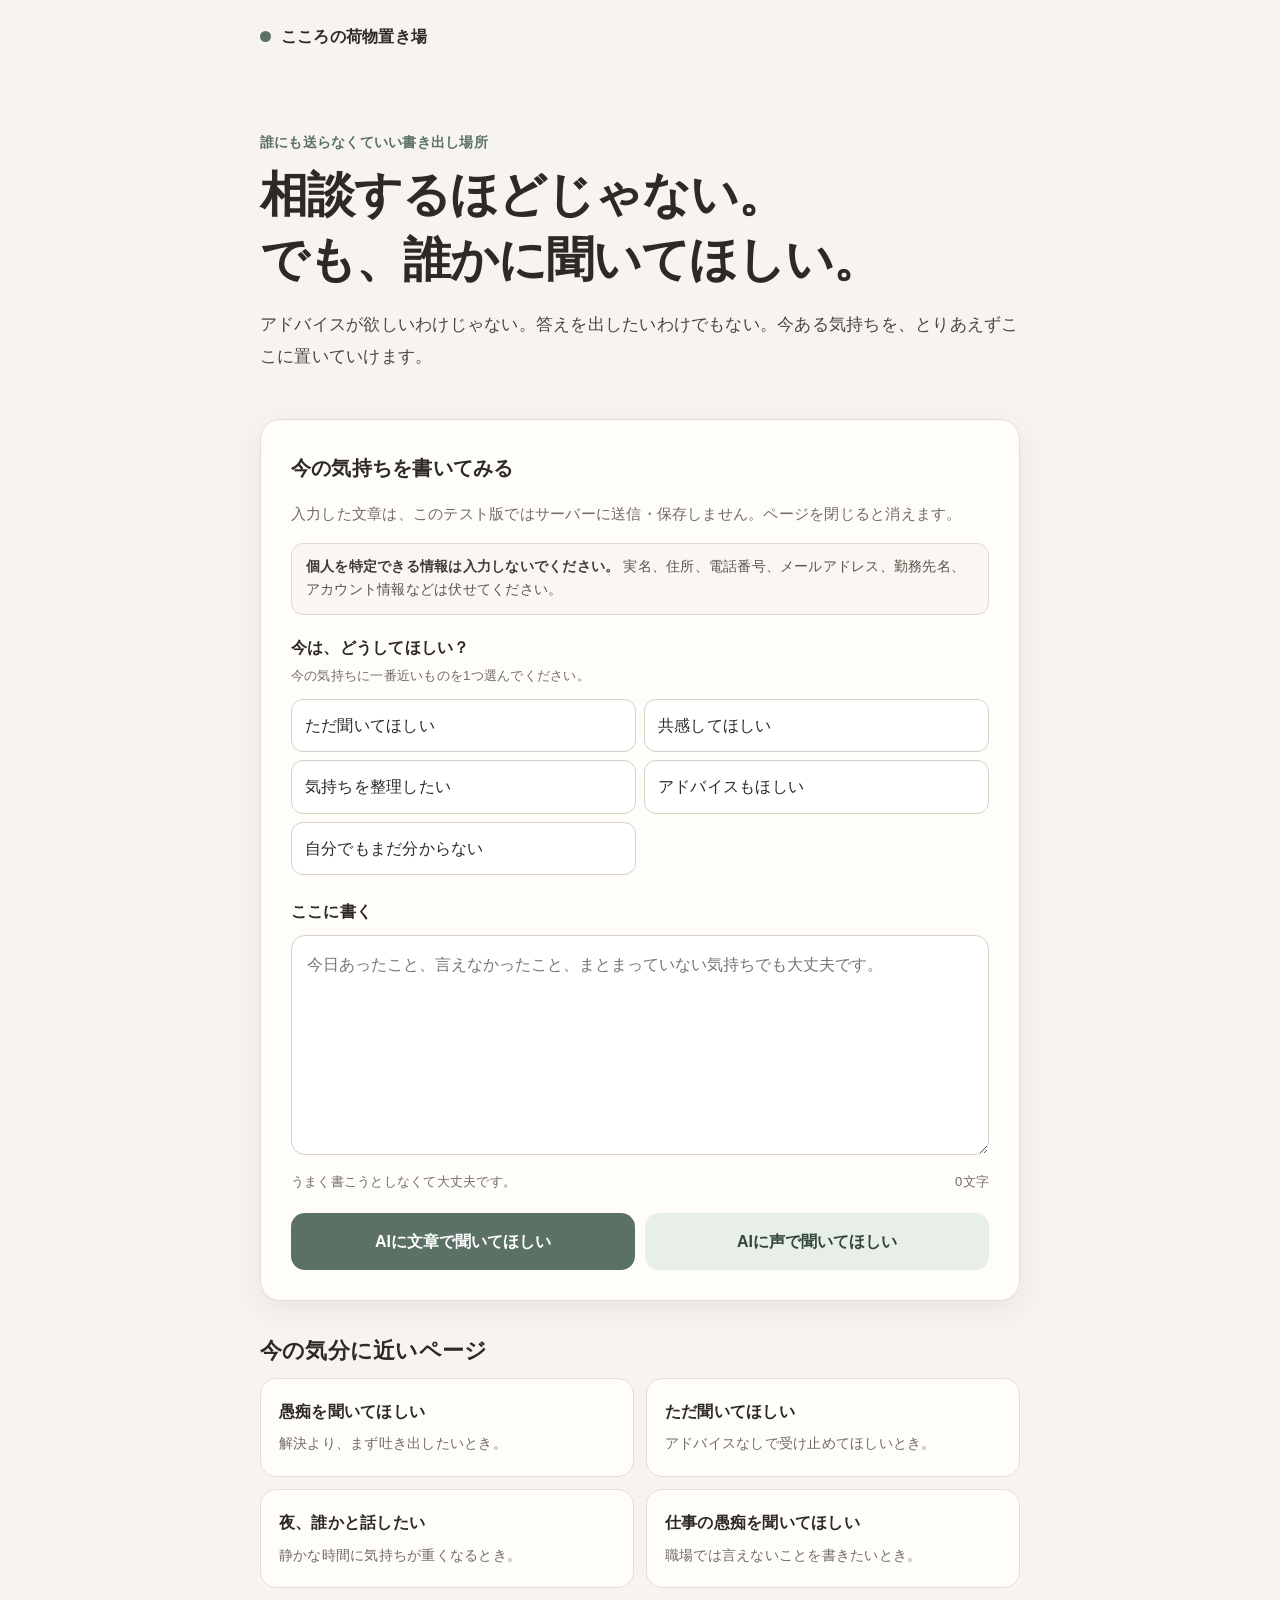
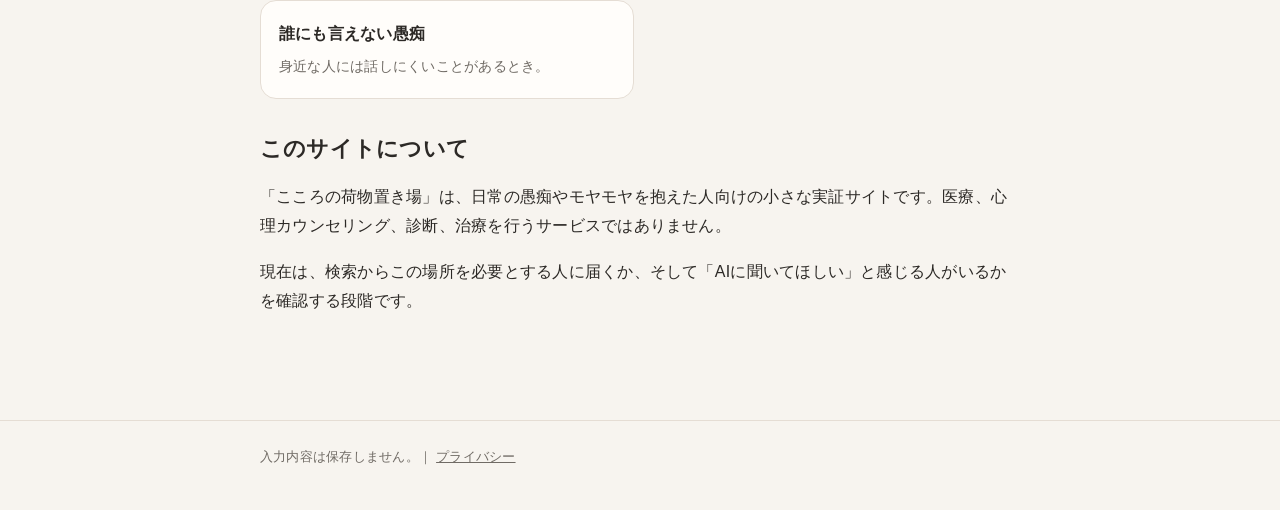
<file: index.html>
<!doctype html><html lang="ja"><head><meta charset="utf-8"><meta name="viewport" content="width=device-width,initial-scale=1"><meta http-equiv="Content-Security-Policy" content="default-src 'self'; script-src 'self' https://www.googletagmanager.com; connect-src 'self' https://www.google-analytics.com https://*.google-analytics.com https://www.googletagmanager.com https://*.googletagmanager.com; img-src 'self' data: https://www.google-analytics.com https://*.google-analytics.com https://www.googletagmanager.com; style-src 'self'; font-src 'self'; object-src 'none'; base-uri 'self'; form-action 'self'; frame-src 'none'; upgrade-insecure-requests"><meta name="referrer" content="strict-origin-when-cross-origin"><title>こころの荷物置き場｜相談するほどじゃない。でも誰かに聞いてほしい</title><meta name="description" content="愚痴やモヤモヤを、誰にも送らずに書き出せる場所です。相談するほどではないけれど、誰かに聞いてほしい夜に。入力内容は端末上だけで扱います。"><link rel="canonical" href="https://chapinegi.github.io/kokoni-oku-test/"><meta name="robots" content="index,follow"><meta name="google-site-verification" content="9UsX0KPoDCQbITZWmOol4BQfDYQZDDzf7jYPkFYIEwQ"><link rel="stylesheet" href="assets/styles.css"></head><body><header class="site-header"><div class="wrap"><a class="brand" href="./"><span class="brand-mark"></span>こころの荷物置き場</a></div></header><main><div class="wrap"><section class="hero"><p class="eyebrow">誰にも送らなくていい書き出し場所</p><h1>相談するほどじゃない。<br>でも、誰かに聞いてほしい。</h1><p class="lead">アドバイスが欲しいわけじゃない。答えを出したいわけでもない。今ある気持ちを、とりあえずここに置いていけます。</p></section><section class="paper write-box"><h2>今の気持ちを書いてみる</h2><p class="muted">入力した文章は、このテスト版ではサーバーに送信・保存しません。ページを閉じると消えます。</p><p class="privacy-note"><strong>個人を特定できる情報は入力しないでください。</strong> 実名、住所、電話番号、メールアドレス、勤務先名、アカウント情報などは伏せてください。</p><label for="story">ここに書く</label><textarea id="story" data-listen-text autocomplete="off" autocorrect="off" autocapitalize="sentences" spellcheck="false" placeholder="今日あったこと、言えなかったこと、まとまっていない気持ちでも大丈夫です。"></textarea><div class="counter"><span class="smallprint">うまく書こうとしなくて大丈夫です。</span><span class="smallprint" data-char-count>0文字</span></div><div class="crisis" data-crisis-notice><strong>もし今、自分を傷つける危険があるなら</strong>このページだけで抱えず、緊急時は119番へ。厚生労働省の「こころの健康相談統一ダイヤル」など公的な相談窓口も利用できます。<br><a href="https://www.mhlw.go.jp/stf/seisakunitsuite/bunya/hukushi_kaigo/seikatsuhogo/jisatsu/kokoro_dial.html" rel="noopener noreferrer">厚生労働省の相談窓口を見る</a></div><div class="actions"><button class="button primary" type="button" data-interest="text">AIに文章で聞いてほしい</button><button class="button secondary" type="button" data-interest="voice">AIに声で聞いてほしい</button></div><div class="notice" data-preparing-notice>現在、聞き手機能はテスト準備中です。入力した文章は送信されていません。</div></section><section class="section"><h2>今の気分に近いページ</h2><div class="grid"><a class="card" href="guchi-wo-kiite-hoshii.html"><strong>愚痴を聞いてほしい</strong><span>解決より、まず吐き出したいとき。</span></a><a class="card" href="tada-kiite-hoshii.html"><strong>ただ聞いてほしい</strong><span>アドバイスなしで受け止めてほしいとき。</span></a><a class="card" href="yoru-darekato-hanashitai.html"><strong>夜、誰かと話したい</strong><span>静かな時間に気持ちが重くなるとき。</span></a><a class="card" href="shigoto-no-guchi.html"><strong>仕事の愚痴を聞いてほしい</strong><span>職場では言えないことを書きたいとき。</span></a><a class="card" href="darenimo-ienai-guchi.html"><strong>誰にも言えない愚痴</strong><span>身近な人には話しにくいことがあるとき。</span></a></div></section><section class="section"><h2>このサイトについて</h2><p>「こころの荷物置き場」は、日常の愚痴やモヤモヤを抱えた人向けの小さな実証サイトです。医療、心理カウンセリング、診断、治療を行うサービスではありません。</p><p>現在は、検索からこの場所を必要とする人に届くか、そして「AIに聞いてほしい」と感じる人がいるかを確認する段階です。</p></section></div></main><footer class="site-footer"><div class="wrap">入力内容は保存しません。｜ <a href="privacy.html">プライバシー</a></div></footer><script src="assets/app.js" defer></script></body></html>
</file>
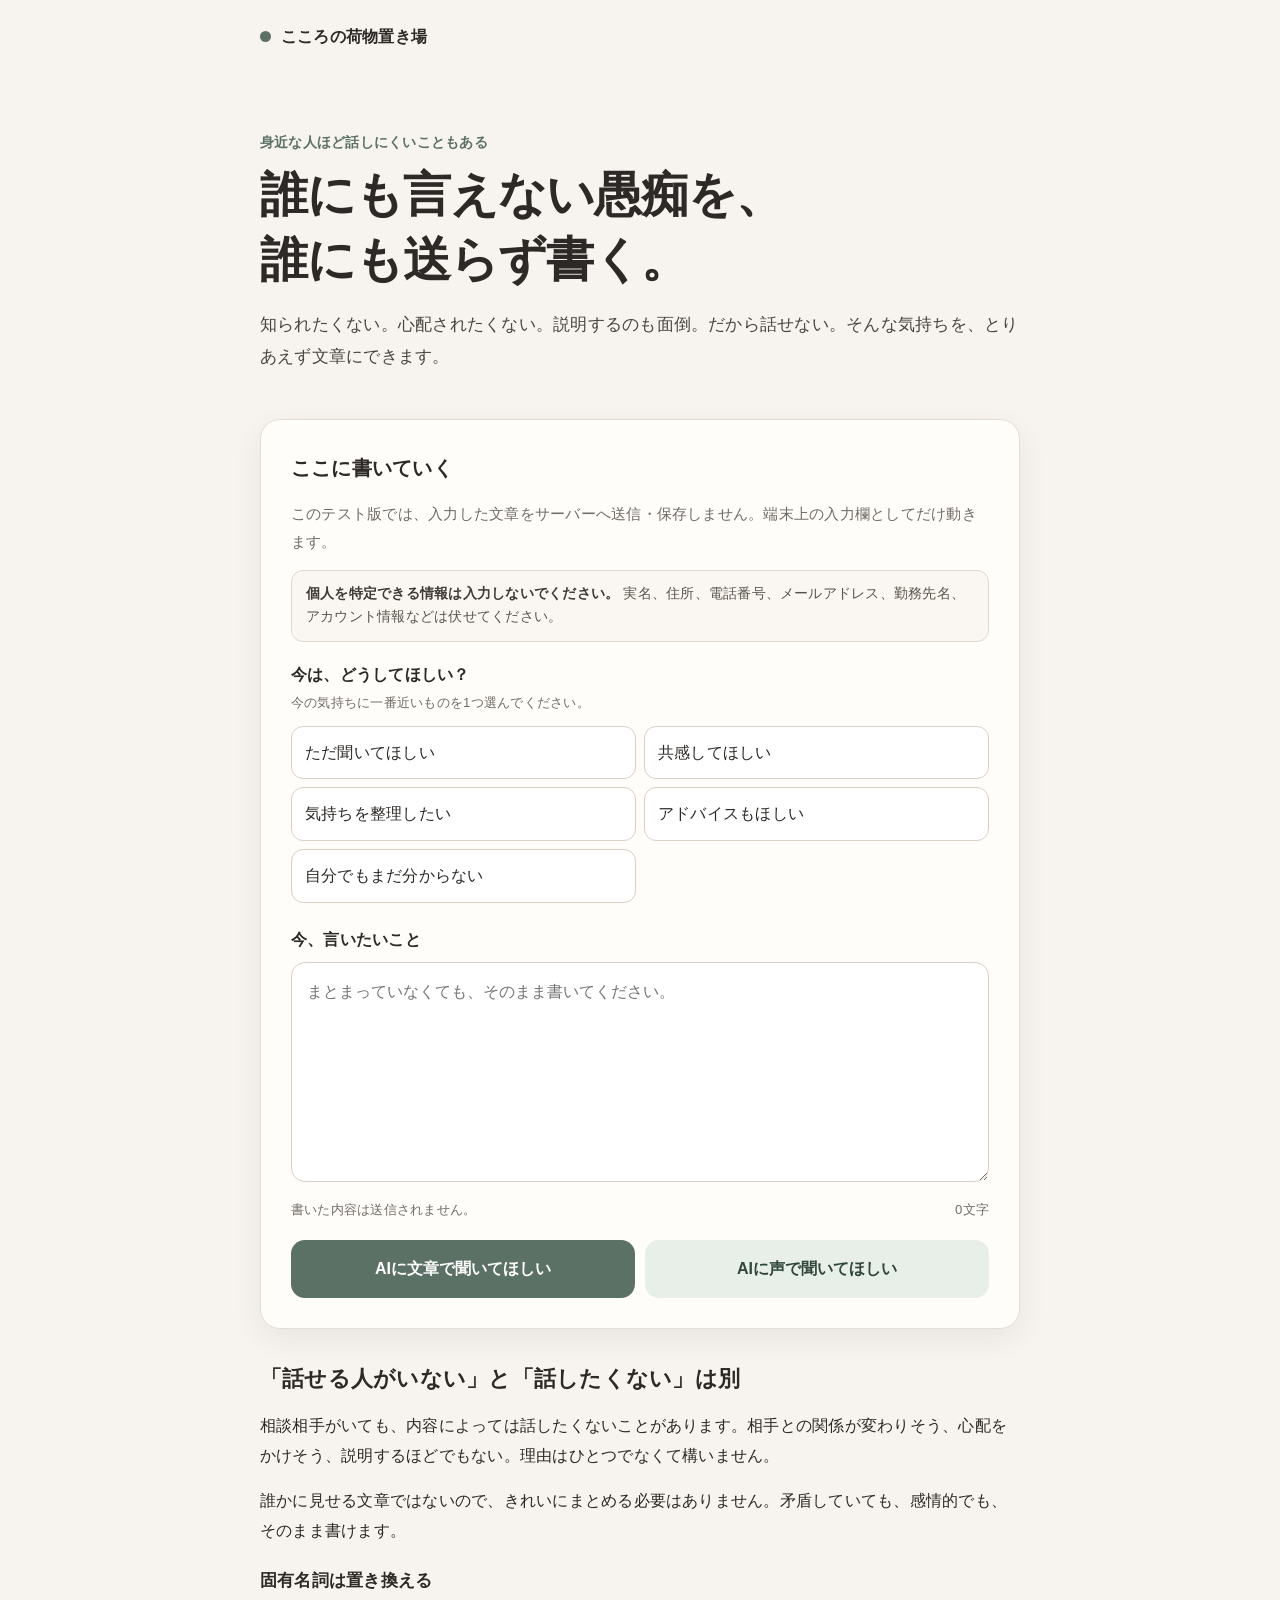
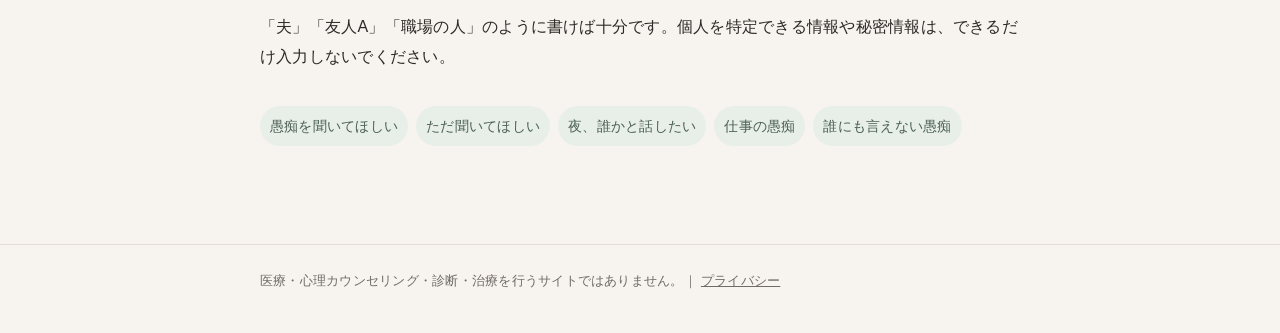
<file: darenimo-ienai-guchi.html>
<!doctype html><html lang="ja"><head><meta charset="utf-8"><meta name="viewport" content="width=device-width,initial-scale=1"><meta http-equiv="Content-Security-Policy" content="default-src 'self'; script-src 'self' https://www.googletagmanager.com; connect-src 'self' https://www.google-analytics.com https://*.google-analytics.com https://www.googletagmanager.com https://*.googletagmanager.com; img-src 'self' data: https://www.google-analytics.com https://*.google-analytics.com https://www.googletagmanager.com; style-src 'self'; font-src 'self'; object-src 'none'; base-uri 'self'; form-action 'self'; frame-src 'none'; upgrade-insecure-requests"><meta name="referrer" content="strict-origin-when-cross-origin"><title>誰にも言えない愚痴を書き出す｜身近な人には話しにくいとき｜こころの荷物置き場</title><meta name="description" content="家族や友人にも言いにくい、誰にも言えない愚痴やモヤモヤを、誰にも送らず書き出せるページです。"><link rel="canonical" href="https://chapinegi.github.io/kokoni-oku-test/darenimo-ienai-guchi.html"><meta name="robots" content="index,follow"><link rel="stylesheet" href="assets/styles.css"></head><body><header class="site-header"><div class="wrap"><a class="brand" href="./"><span class="brand-mark"></span>こころの荷物置き場</a></div></header><main><div class="wrap"><section class="hero"><p class="eyebrow">身近な人ほど話しにくいこともある</p><h1>誰にも言えない愚痴を、<br>誰にも送らず書く。</h1><p class="lead">知られたくない。心配されたくない。説明するのも面倒。だから話せない。そんな気持ちを、とりあえず文章にできます。</p></section><section class="paper write-box"><h2>ここに書いていく</h2><p class="muted">このテスト版では、入力した文章をサーバーへ送信・保存しません。端末上の入力欄としてだけ動きます。</p><p class="privacy-note"><strong>個人を特定できる情報は入力しないでください。</strong> 実名、住所、電話番号、メールアドレス、勤務先名、アカウント情報などは伏せてください。</p><label for="story">今、言いたいこと</label><textarea id="story" data-listen-text autocomplete="off" autocorrect="off" autocapitalize="sentences" spellcheck="false" placeholder="まとまっていなくても、そのまま書いてください。"></textarea><div class="counter"><span class="smallprint">書いた内容は送信されません。</span><span class="smallprint" data-char-count>0文字</span></div><div class="crisis" data-crisis-notice><strong>もし今、自分を傷つける危険があるなら</strong>このページだけで抱えず、緊急時は119番へ。厚生労働省の公的な相談窓口も利用できます。<br><a href="https://www.mhlw.go.jp/stf/seisakunitsuite/bunya/hukushi_kaigo/seikatsuhogo/jisatsu/kokoro_dial.html" rel="noopener noreferrer">厚生労働省の相談窓口を見る</a></div><div class="actions"><button class="button primary" type="button" data-interest="text">AIに文章で聞いてほしい</button><button class="button secondary" type="button" data-interest="voice">AIに声で聞いてほしい</button></div><div class="notice" data-preparing-notice>現在、聞き手機能はテスト準備中です。入力した文章は送信されていません。</div></section><section class="section"><h2>「話せる人がいない」と「話したくない」は別</h2><p>相談相手がいても、内容によっては話したくないことがあります。相手との関係が変わりそう、心配をかけそう、説明するほどでもない。理由はひとつでなくて構いません。</p><p>誰かに見せる文章ではないので、きれいにまとめる必要はありません。矛盾していても、感情的でも、そのまま書けます。</p><h3>固有名詞は置き換える</h3><p>「夫」「友人A」「職場の人」のように書けば十分です。個人を特定できる情報や秘密情報は、できるだけ入力しないでください。</p></section><nav class="nav-links"><a href="guchi-wo-kiite-hoshii.html">愚痴を聞いてほしい</a><a href="tada-kiite-hoshii.html">ただ聞いてほしい</a><a href="yoru-darekato-hanashitai.html">夜、誰かと話したい</a><a href="shigoto-no-guchi.html">仕事の愚痴</a><a href="darenimo-ienai-guchi.html">誰にも言えない愚痴</a></nav></div></main><footer class="site-footer"><div class="wrap">医療・心理カウンセリング・診断・治療を行うサイトではありません。｜ <a href="privacy.html">プライバシー</a></div></footer><script src="assets/app.js" defer></script></body></html>
</file>
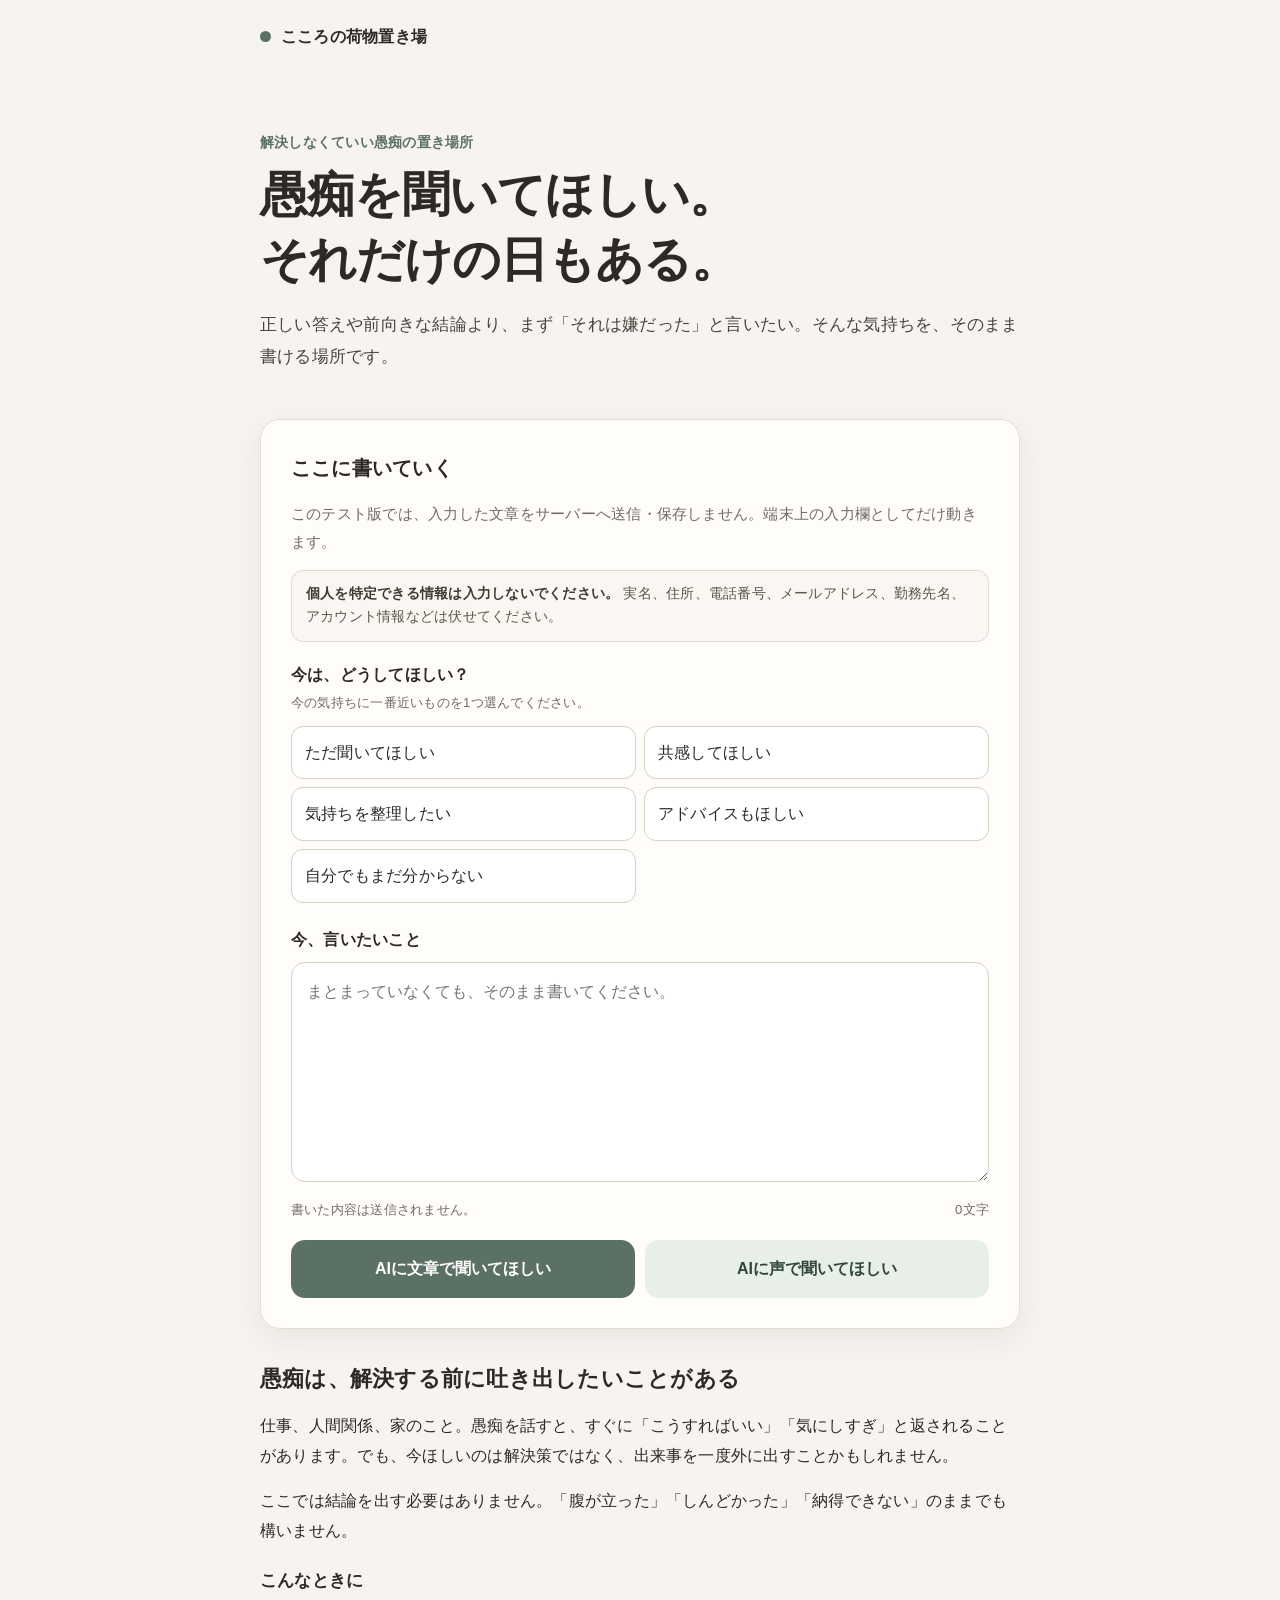
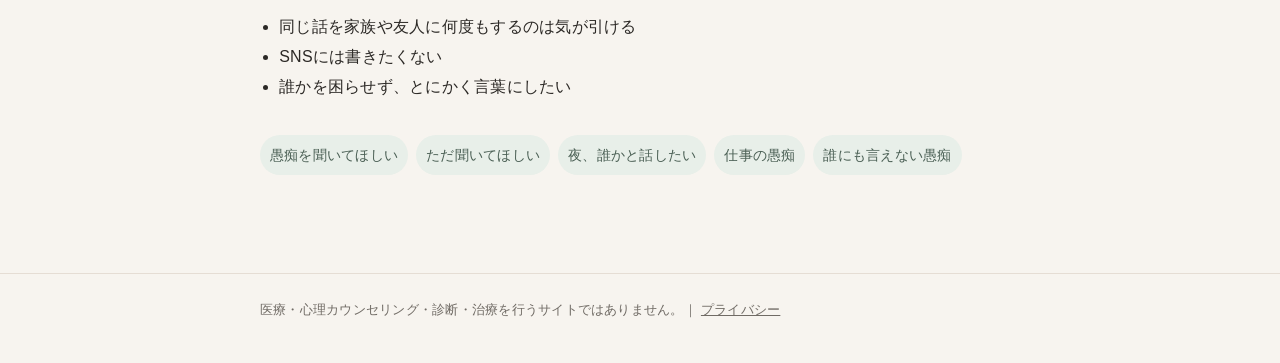
<file: guchi-wo-kiite-hoshii.html>
<!doctype html><html lang="ja"><head><meta charset="utf-8"><meta name="viewport" content="width=device-width,initial-scale=1"><meta http-equiv="Content-Security-Policy" content="default-src 'self'; script-src 'self' https://www.googletagmanager.com; connect-src 'self' https://www.google-analytics.com https://*.google-analytics.com https://www.googletagmanager.com https://*.googletagmanager.com; img-src 'self' data: https://www.google-analytics.com https://*.google-analytics.com https://www.googletagmanager.com; style-src 'self'; font-src 'self'; object-src 'none'; base-uri 'self'; form-action 'self'; frame-src 'none'; upgrade-insecure-requests"><meta name="referrer" content="strict-origin-when-cross-origin"><title>愚痴を聞いてほしいときに、誰にも送らず書き出せる場所｜こころの荷物置き場</title><meta name="description" content="愚痴を聞いてほしいけれど、身近な人に話すのは気が重い。そんなとき、誰にも送らず気持ちを書き出せるページです。"><link rel="canonical" href="https://chapinegi.github.io/kokoni-oku-test/guchi-wo-kiite-hoshii.html"><meta name="robots" content="index,follow"><link rel="stylesheet" href="assets/styles.css"></head><body><header class="site-header"><div class="wrap"><a class="brand" href="./"><span class="brand-mark"></span>こころの荷物置き場</a></div></header><main><div class="wrap"><section class="hero"><p class="eyebrow">解決しなくていい愚痴の置き場所</p><h1>愚痴を聞いてほしい。<br>それだけの日もある。</h1><p class="lead">正しい答えや前向きな結論より、まず「それは嫌だった」と言いたい。そんな気持ちを、そのまま書ける場所です。</p></section><section class="paper write-box"><h2>ここに書いていく</h2><p class="muted">このテスト版では、入力した文章をサーバーへ送信・保存しません。端末上の入力欄としてだけ動きます。</p><p class="privacy-note"><strong>個人を特定できる情報は入力しないでください。</strong> 実名、住所、電話番号、メールアドレス、勤務先名、アカウント情報などは伏せてください。</p><label for="story">今、言いたいこと</label><textarea id="story" data-listen-text autocomplete="off" autocorrect="off" autocapitalize="sentences" spellcheck="false" placeholder="まとまっていなくても、そのまま書いてください。"></textarea><div class="counter"><span class="smallprint">書いた内容は送信されません。</span><span class="smallprint" data-char-count>0文字</span></div><div class="crisis" data-crisis-notice><strong>もし今、自分を傷つける危険があるなら</strong>このページだけで抱えず、緊急時は119番へ。厚生労働省の公的な相談窓口も利用できます。<br><a href="https://www.mhlw.go.jp/stf/seisakunitsuite/bunya/hukushi_kaigo/seikatsuhogo/jisatsu/kokoro_dial.html" rel="noopener noreferrer">厚生労働省の相談窓口を見る</a></div><div class="actions"><button class="button primary" type="button" data-interest="text">AIに文章で聞いてほしい</button><button class="button secondary" type="button" data-interest="voice">AIに声で聞いてほしい</button></div><div class="notice" data-preparing-notice>現在、聞き手機能はテスト準備中です。入力した文章は送信されていません。</div></section><section class="section"><h2>愚痴は、解決する前に吐き出したいことがある</h2><p>仕事、人間関係、家のこと。愚痴を話すと、すぐに「こうすればいい」「気にしすぎ」と返されることがあります。でも、今ほしいのは解決策ではなく、出来事を一度外に出すことかもしれません。</p><p>ここでは結論を出す必要はありません。「腹が立った」「しんどかった」「納得できない」のままでも構いません。</p><h3>こんなときに</h3><ul class="list"><li>同じ話を家族や友人に何度もするのは気が引ける</li><li>SNSには書きたくない</li><li>誰かを困らせず、とにかく言葉にしたい</li></ul></section><nav class="nav-links"><a href="guchi-wo-kiite-hoshii.html">愚痴を聞いてほしい</a><a href="tada-kiite-hoshii.html">ただ聞いてほしい</a><a href="yoru-darekato-hanashitai.html">夜、誰かと話したい</a><a href="shigoto-no-guchi.html">仕事の愚痴</a><a href="darenimo-ienai-guchi.html">誰にも言えない愚痴</a></nav></div></main><footer class="site-footer"><div class="wrap">医療・心理カウンセリング・診断・治療を行うサイトではありません。｜ <a href="privacy.html">プライバシー</a></div></footer><script src="assets/app.js" defer></script></body></html>
</file>
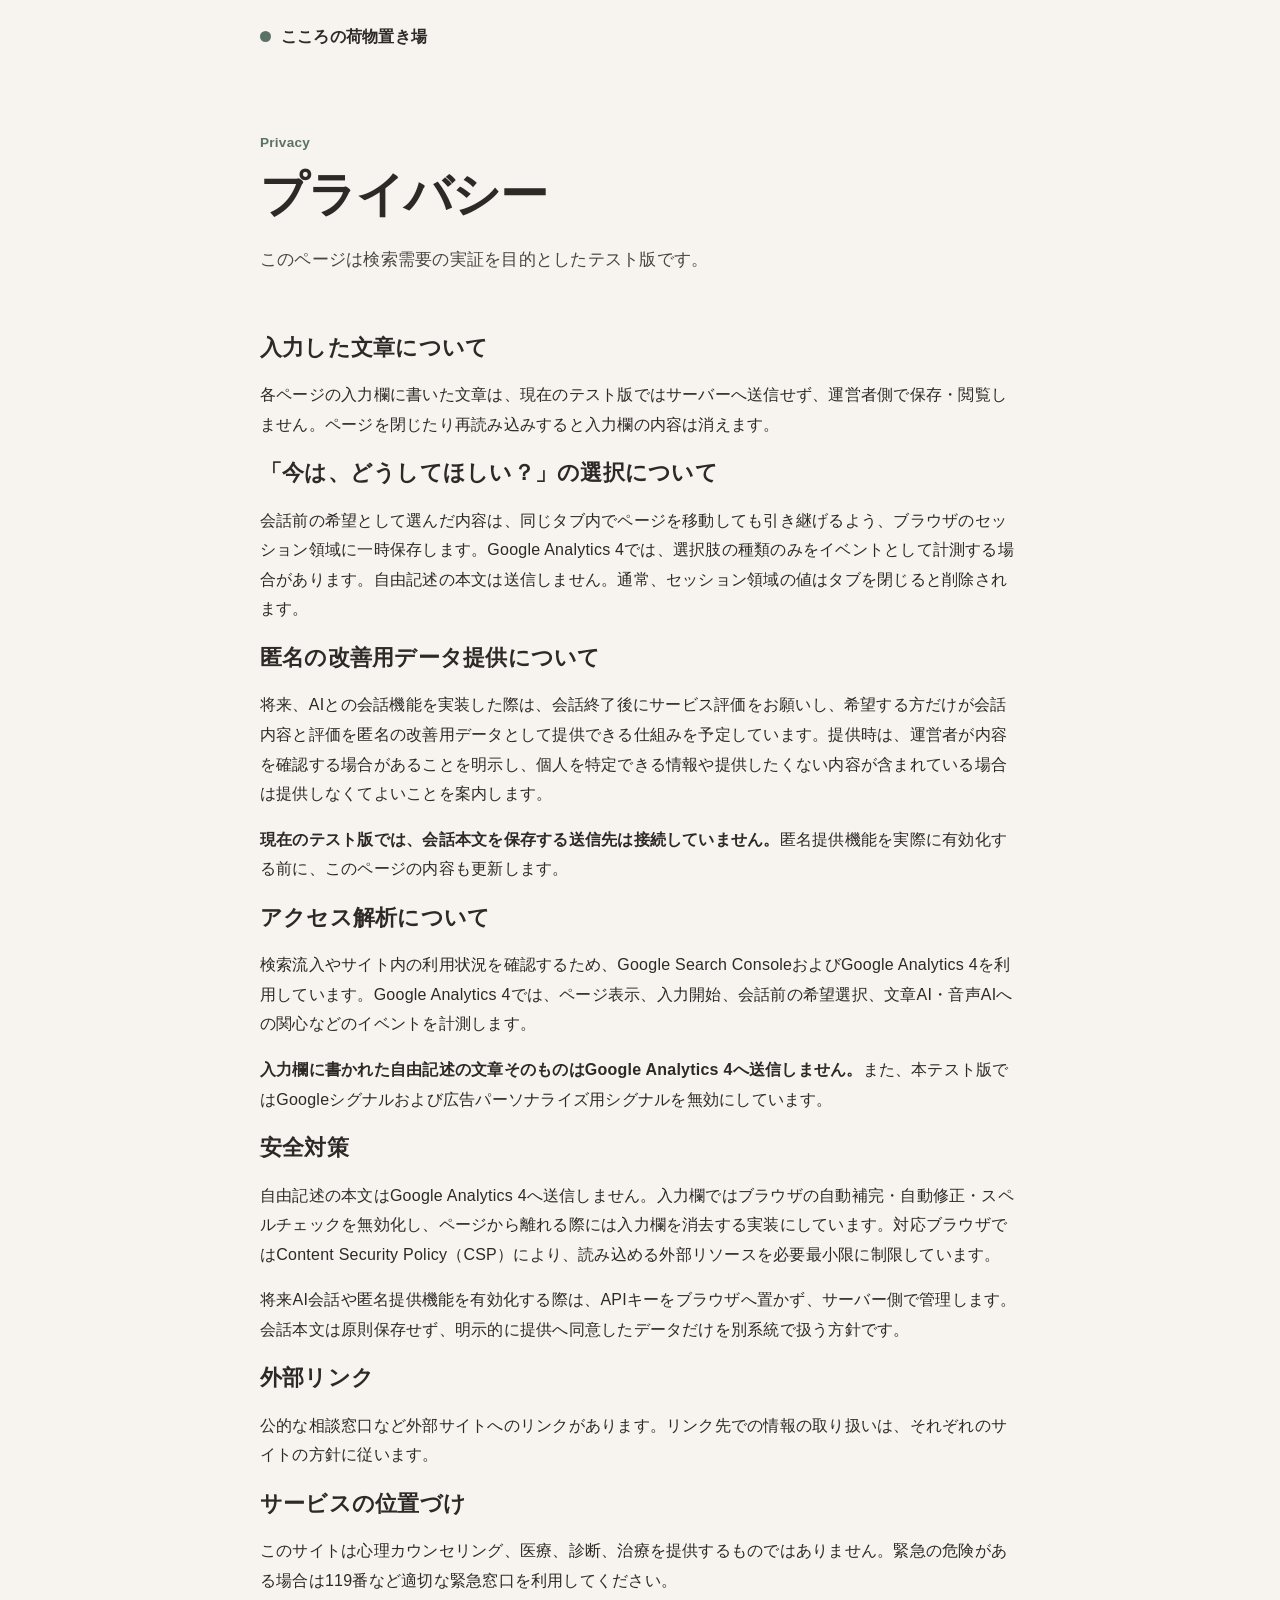
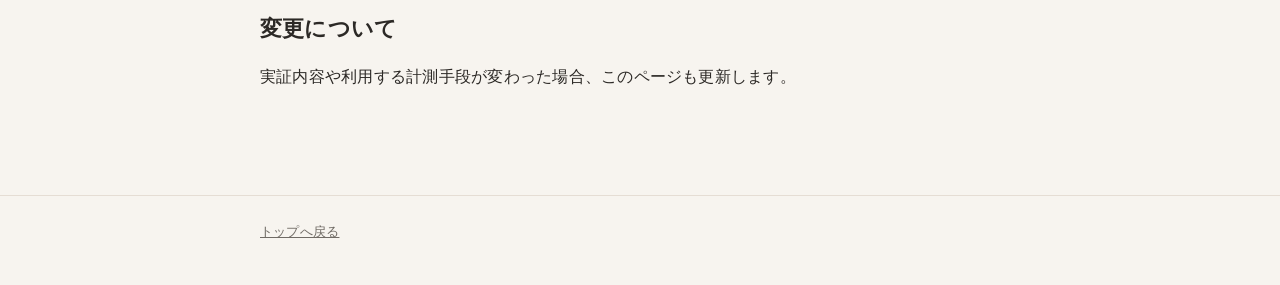
<file: privacy.html>
<!doctype html><html lang="ja"><head><meta charset="utf-8"><meta name="viewport" content="width=device-width,initial-scale=1"><meta http-equiv="Content-Security-Policy" content="default-src 'self'; script-src 'self' https://www.googletagmanager.com; connect-src 'self' https://www.google-analytics.com https://*.google-analytics.com https://www.googletagmanager.com https://*.googletagmanager.com; img-src 'self' data: https://www.google-analytics.com https://*.google-analytics.com https://www.googletagmanager.com; style-src 'self'; font-src 'self'; object-src 'none'; base-uri 'self'; form-action 'self'; frame-src 'none'; upgrade-insecure-requests"><meta name="referrer" content="strict-origin-when-cross-origin"><title>プライバシー｜こころの荷物置き場</title><meta name="description" content="「こころの荷物置き場」のテスト版における入力内容、アクセス解析、匿名提供等の取り扱いについて。"><link rel="canonical" href="https://chapinegi.github.io/kokoni-oku-test/privacy.html"><meta name="robots" content="index,follow"><link rel="stylesheet" href="assets/styles.css"></head><body><header class="site-header"><div class="wrap"><a class="brand" href="./"><span class="brand-mark"></span>こころの荷物置き場</a></div></header><main><div class="wrap"><section class="hero"><p class="eyebrow">Privacy</p><h1>プライバシー</h1><p class="lead">このページは検索需要の実証を目的としたテスト版です。</p></section><section class="section"><h2>入力した文章について</h2><p>各ページの入力欄に書いた文章は、現在のテスト版ではサーバーへ送信せず、運営者側で保存・閲覧しません。ページを閉じたり再読み込みすると入力欄の内容は消えます。</p><h2>「今は、どうしてほしい？」の選択について</h2><p>会話前の希望として選んだ内容は、同じタブ内でページを移動しても引き継げるよう、ブラウザのセッション領域に一時保存します。Google Analytics 4では、選択肢の種類のみをイベントとして計測する場合があります。自由記述の本文は送信しません。通常、セッション領域の値はタブを閉じると削除されます。</p><h2>匿名の改善用データ提供について</h2><p>将来、AIとの会話機能を実装した際は、会話終了後にサービス評価をお願いし、希望する方だけが会話内容と評価を匿名の改善用データとして提供できる仕組みを予定しています。提供時は、運営者が内容を確認する場合があることを明示し、個人を特定できる情報や提供したくない内容が含まれている場合は提供しなくてよいことを案内します。</p><p><strong>現在のテスト版では、会話本文を保存する送信先は接続していません。</strong>匿名提供機能を実際に有効化する前に、このページの内容も更新します。</p><h2>アクセス解析について</h2><p>検索流入やサイト内の利用状況を確認するため、Google Search ConsoleおよびGoogle Analytics 4を利用しています。Google Analytics 4では、ページ表示、入力開始、会話前の希望選択、文章AI・音声AIへの関心などのイベントを計測します。</p><p><strong>入力欄に書かれた自由記述の文章そのものはGoogle Analytics 4へ送信しません。</strong>また、本テスト版ではGoogleシグナルおよび広告パーソナライズ用シグナルを無効にしています。</p><h2>安全対策</h2><p>自由記述の本文はGoogle Analytics 4へ送信しません。入力欄ではブラウザの自動補完・自動修正・スペルチェックを無効化し、ページから離れる際には入力欄を消去する実装にしています。対応ブラウザではContent Security Policy（CSP）により、読み込める外部リソースを必要最小限に制限しています。</p><p>将来AI会話や匿名提供機能を有効化する際は、APIキーをブラウザへ置かず、サーバー側で管理します。会話本文は原則保存せず、明示的に提供へ同意したデータだけを別系統で扱う方針です。</p><h2>外部リンク</h2><p>公的な相談窓口など外部サイトへのリンクがあります。リンク先での情報の取り扱いは、それぞれのサイトの方針に従います。</p><h2>サービスの位置づけ</h2><p>このサイトは心理カウンセリング、医療、診断、治療を提供するものではありません。緊急の危険がある場合は119番など適切な緊急窓口を利用してください。</p><h2>変更について</h2><p>実証内容や利用する計測手段が変わった場合、このページも更新します。</p></section></div></main><footer class="site-footer"><div class="wrap"><a href="./">トップへ戻る</a></div></footer><script src="assets/app.js" defer></script></body></html>
</file>
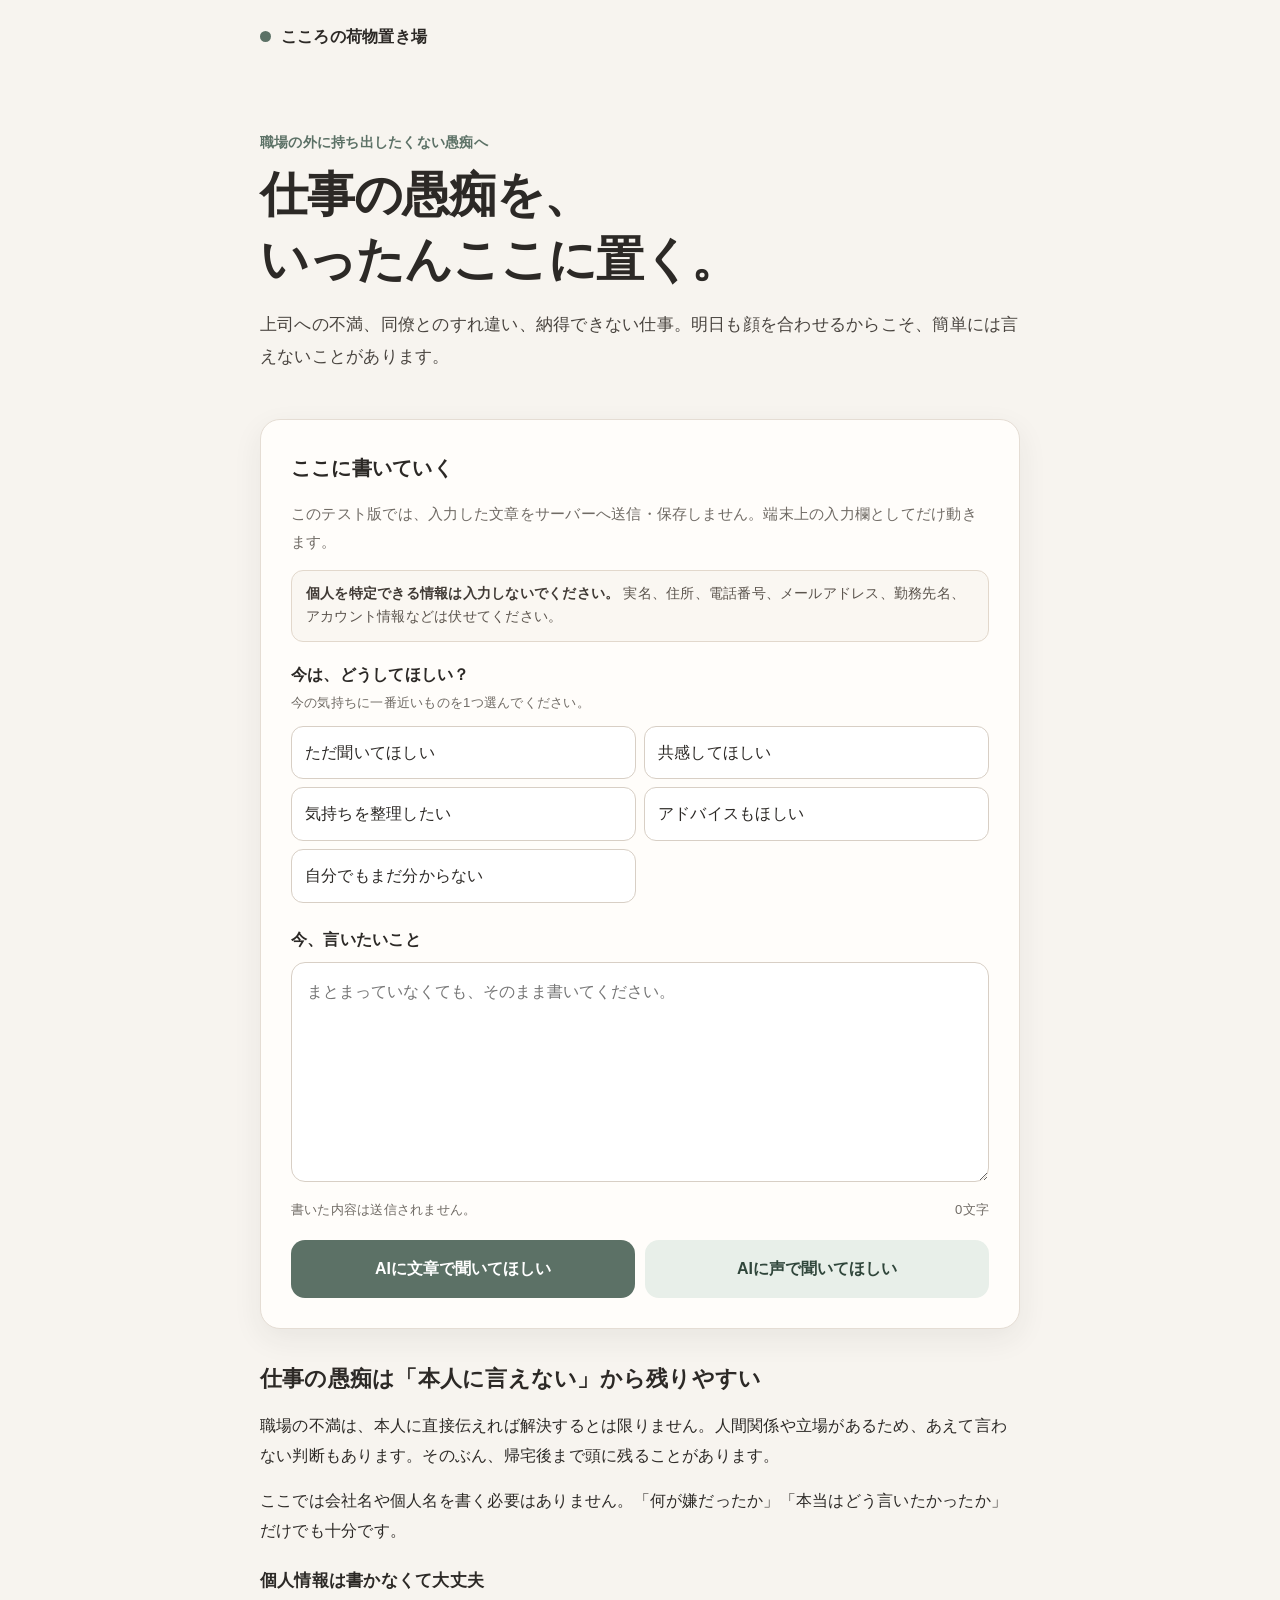
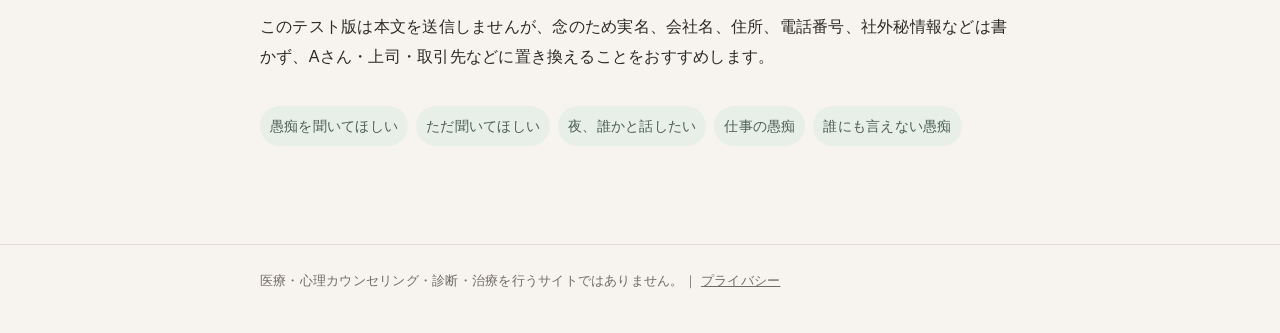
<file: shigoto-no-guchi.html>
<!doctype html><html lang="ja"><head><meta charset="utf-8"><meta name="viewport" content="width=device-width,initial-scale=1"><meta http-equiv="Content-Security-Policy" content="default-src 'self'; script-src 'self' https://www.googletagmanager.com; connect-src 'self' https://www.google-analytics.com https://*.google-analytics.com https://www.googletagmanager.com https://*.googletagmanager.com; img-src 'self' data: https://www.google-analytics.com https://*.google-analytics.com https://www.googletagmanager.com; style-src 'self'; font-src 'self'; object-src 'none'; base-uri 'self'; form-action 'self'; frame-src 'none'; upgrade-insecure-requests"><meta name="referrer" content="strict-origin-when-cross-origin"><title>仕事の愚痴を聞いてほしい｜職場では言えないモヤモヤを書く｜こころの荷物置き場</title><meta name="description" content="上司、同僚、理不尽な仕事、疲れ。職場では言いにくい仕事の愚痴を、誰にも送らず書き出せるページです。"><link rel="canonical" href="https://chapinegi.github.io/kokoni-oku-test/shigoto-no-guchi.html"><meta name="robots" content="index,follow"><link rel="stylesheet" href="assets/styles.css"></head><body><header class="site-header"><div class="wrap"><a class="brand" href="./"><span class="brand-mark"></span>こころの荷物置き場</a></div></header><main><div class="wrap"><section class="hero"><p class="eyebrow">職場の外に持ち出したくない愚痴へ</p><h1>仕事の愚痴を、<br>いったんここに置く。</h1><p class="lead">上司への不満、同僚とのすれ違い、納得できない仕事。明日も顔を合わせるからこそ、簡単には言えないことがあります。</p></section><section class="paper write-box"><h2>ここに書いていく</h2><p class="muted">このテスト版では、入力した文章をサーバーへ送信・保存しません。端末上の入力欄としてだけ動きます。</p><p class="privacy-note"><strong>個人を特定できる情報は入力しないでください。</strong> 実名、住所、電話番号、メールアドレス、勤務先名、アカウント情報などは伏せてください。</p><label for="story">今、言いたいこと</label><textarea id="story" data-listen-text autocomplete="off" autocorrect="off" autocapitalize="sentences" spellcheck="false" placeholder="まとまっていなくても、そのまま書いてください。"></textarea><div class="counter"><span class="smallprint">書いた内容は送信されません。</span><span class="smallprint" data-char-count>0文字</span></div><div class="crisis" data-crisis-notice><strong>もし今、自分を傷つける危険があるなら</strong>このページだけで抱えず、緊急時は119番へ。厚生労働省の公的な相談窓口も利用できます。<br><a href="https://www.mhlw.go.jp/stf/seisakunitsuite/bunya/hukushi_kaigo/seikatsuhogo/jisatsu/kokoro_dial.html" rel="noopener noreferrer">厚生労働省の相談窓口を見る</a></div><div class="actions"><button class="button primary" type="button" data-interest="text">AIに文章で聞いてほしい</button><button class="button secondary" type="button" data-interest="voice">AIに声で聞いてほしい</button></div><div class="notice" data-preparing-notice>現在、聞き手機能はテスト準備中です。入力した文章は送信されていません。</div></section><section class="section"><h2>仕事の愚痴は「本人に言えない」から残りやすい</h2><p>職場の不満は、本人に直接伝えれば解決するとは限りません。人間関係や立場があるため、あえて言わない判断もあります。そのぶん、帰宅後まで頭に残ることがあります。</p><p>ここでは会社名や個人名を書く必要はありません。「何が嫌だったか」「本当はどう言いたかったか」だけでも十分です。</p><h3>個人情報は書かなくて大丈夫</h3><p>このテスト版は本文を送信しませんが、念のため実名、会社名、住所、電話番号、社外秘情報などは書かず、Aさん・上司・取引先などに置き換えることをおすすめします。</p></section><nav class="nav-links"><a href="guchi-wo-kiite-hoshii.html">愚痴を聞いてほしい</a><a href="tada-kiite-hoshii.html">ただ聞いてほしい</a><a href="yoru-darekato-hanashitai.html">夜、誰かと話したい</a><a href="shigoto-no-guchi.html">仕事の愚痴</a><a href="darenimo-ienai-guchi.html">誰にも言えない愚痴</a></nav></div></main><footer class="site-footer"><div class="wrap">医療・心理カウンセリング・診断・治療を行うサイトではありません。｜ <a href="privacy.html">プライバシー</a></div></footer><script src="assets/app.js" defer></script></body></html>
</file>
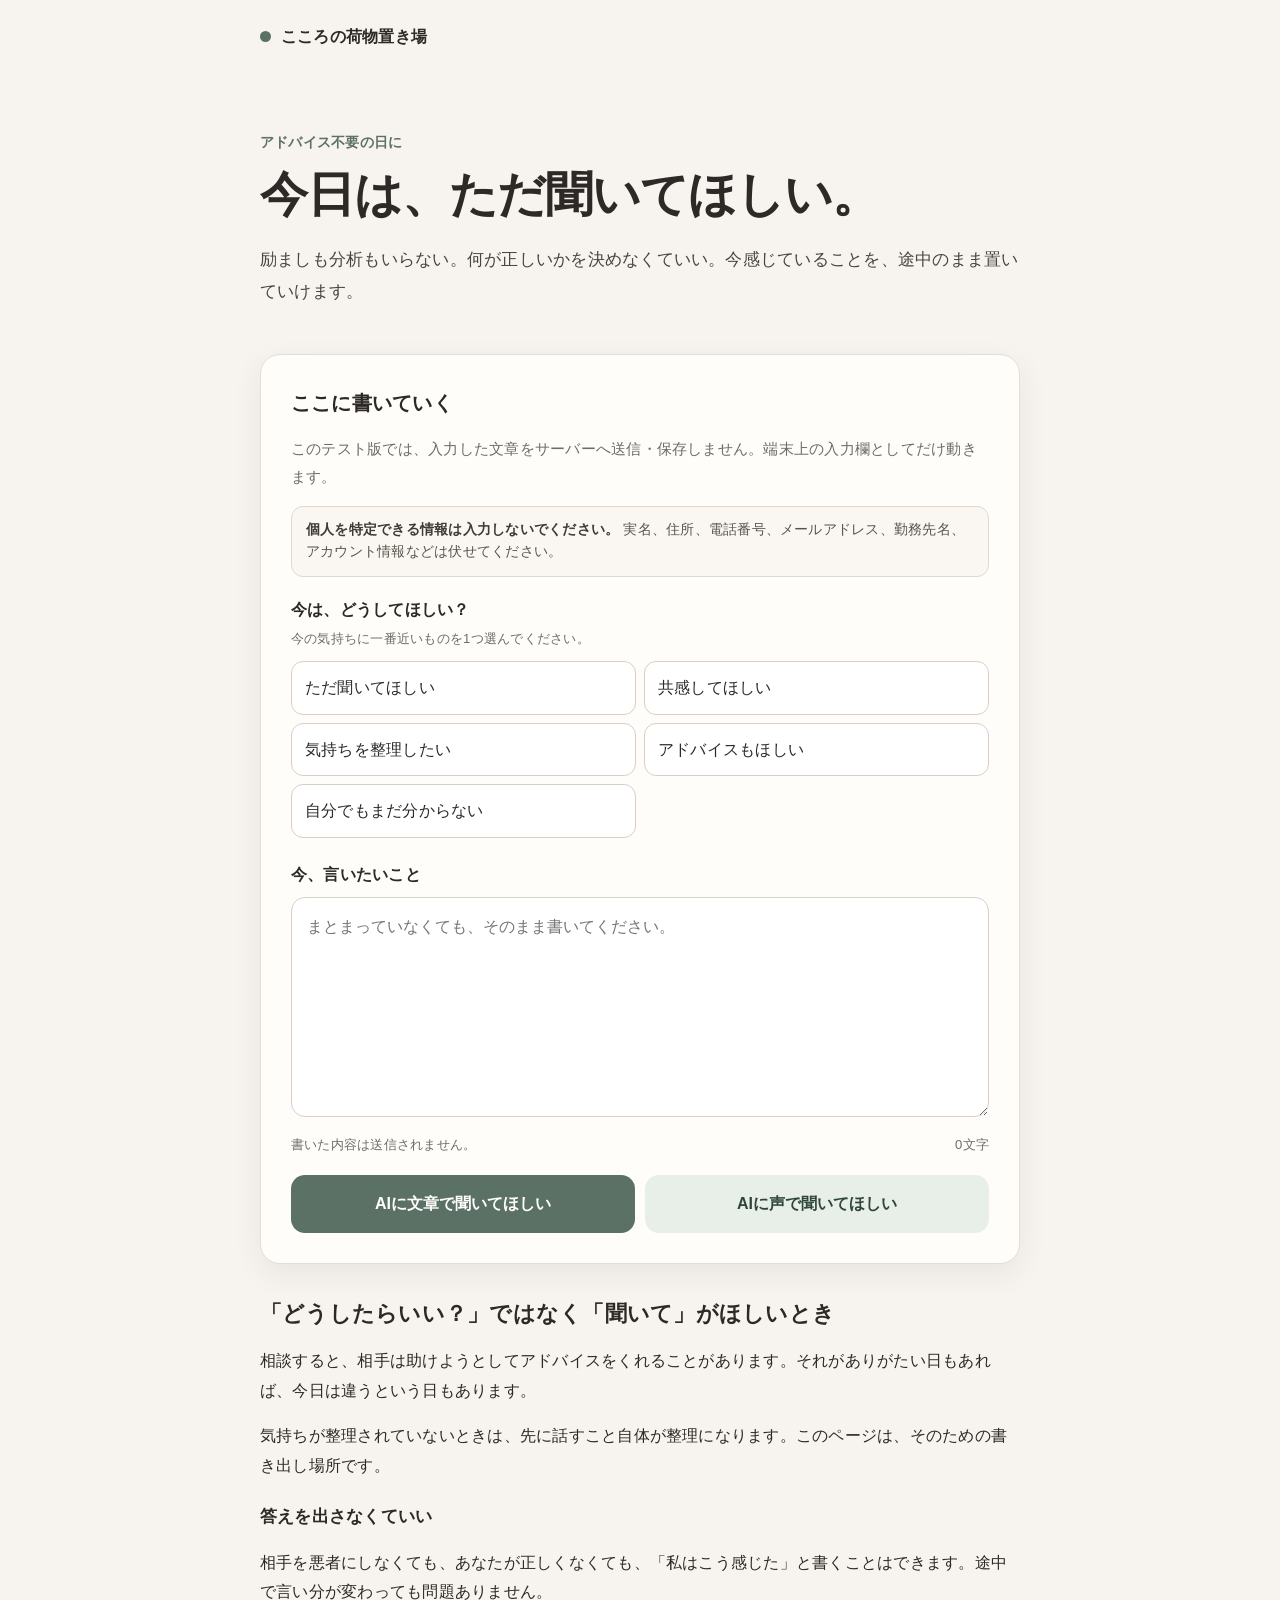
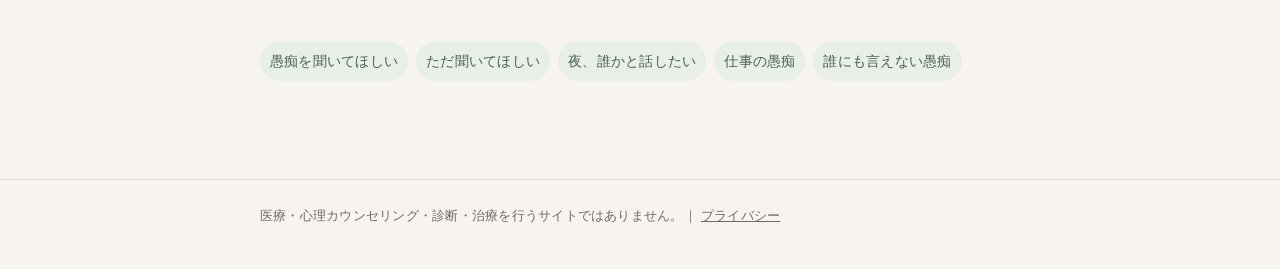
<file: tada-kiite-hoshii.html>
<!doctype html><html lang="ja"><head><meta charset="utf-8"><meta name="viewport" content="width=device-width,initial-scale=1"><meta http-equiv="Content-Security-Policy" content="default-src 'self'; script-src 'self' https://www.googletagmanager.com; connect-src 'self' https://www.google-analytics.com https://*.google-analytics.com https://www.googletagmanager.com https://*.googletagmanager.com; img-src 'self' data: https://www.google-analytics.com https://*.google-analytics.com https://www.googletagmanager.com; style-src 'self'; font-src 'self'; object-src 'none'; base-uri 'self'; form-action 'self'; frame-src 'none'; upgrade-insecure-requests"><meta name="referrer" content="strict-origin-when-cross-origin"><title>ただ聞いてほしい｜アドバイスはいらないときの書き出し場所｜こころの荷物置き場</title><meta name="description" content="アドバイスはいらない、ただ聞いてほしい。説明や解決を求めず、気持ちをそのまま書き出せるページです。"><link rel="canonical" href="https://chapinegi.github.io/kokoni-oku-test/tada-kiite-hoshii.html"><meta name="robots" content="index,follow"><link rel="stylesheet" href="assets/styles.css"></head><body><header class="site-header"><div class="wrap"><a class="brand" href="./"><span class="brand-mark"></span>こころの荷物置き場</a></div></header><main><div class="wrap"><section class="hero"><p class="eyebrow">アドバイス不要の日に</p><h1>今日は、ただ聞いてほしい。</h1><p class="lead">励ましも分析もいらない。何が正しいかを決めなくていい。今感じていることを、途中のまま置いていけます。</p></section><section class="paper write-box"><h2>ここに書いていく</h2><p class="muted">このテスト版では、入力した文章をサーバーへ送信・保存しません。端末上の入力欄としてだけ動きます。</p><p class="privacy-note"><strong>個人を特定できる情報は入力しないでください。</strong> 実名、住所、電話番号、メールアドレス、勤務先名、アカウント情報などは伏せてください。</p><label for="story">今、言いたいこと</label><textarea id="story" data-listen-text autocomplete="off" autocorrect="off" autocapitalize="sentences" spellcheck="false" placeholder="まとまっていなくても、そのまま書いてください。"></textarea><div class="counter"><span class="smallprint">書いた内容は送信されません。</span><span class="smallprint" data-char-count>0文字</span></div><div class="crisis" data-crisis-notice><strong>もし今、自分を傷つける危険があるなら</strong>このページだけで抱えず、緊急時は119番へ。厚生労働省の公的な相談窓口も利用できます。<br><a href="https://www.mhlw.go.jp/stf/seisakunitsuite/bunya/hukushi_kaigo/seikatsuhogo/jisatsu/kokoro_dial.html" rel="noopener noreferrer">厚生労働省の相談窓口を見る</a></div><div class="actions"><button class="button primary" type="button" data-interest="text">AIに文章で聞いてほしい</button><button class="button secondary" type="button" data-interest="voice">AIに声で聞いてほしい</button></div><div class="notice" data-preparing-notice>現在、聞き手機能はテスト準備中です。入力した文章は送信されていません。</div></section><section class="section"><h2>「どうしたらいい？」ではなく「聞いて」がほしいとき</h2><p>相談すると、相手は助けようとしてアドバイスをくれることがあります。それがありがたい日もあれば、今日は違うという日もあります。</p><p>気持ちが整理されていないときは、先に話すこと自体が整理になります。このページは、そのための書き出し場所です。</p><h3>答えを出さなくていい</h3><p>相手を悪者にしなくても、あなたが正しくなくても、「私はこう感じた」と書くことはできます。途中で言い分が変わっても問題ありません。</p></section><nav class="nav-links"><a href="guchi-wo-kiite-hoshii.html">愚痴を聞いてほしい</a><a href="tada-kiite-hoshii.html">ただ聞いてほしい</a><a href="yoru-darekato-hanashitai.html">夜、誰かと話したい</a><a href="shigoto-no-guchi.html">仕事の愚痴</a><a href="darenimo-ienai-guchi.html">誰にも言えない愚痴</a></nav></div></main><footer class="site-footer"><div class="wrap">医療・心理カウンセリング・診断・治療を行うサイトではありません。｜ <a href="privacy.html">プライバシー</a></div></footer><script src="assets/app.js" defer></script></body></html>
</file>
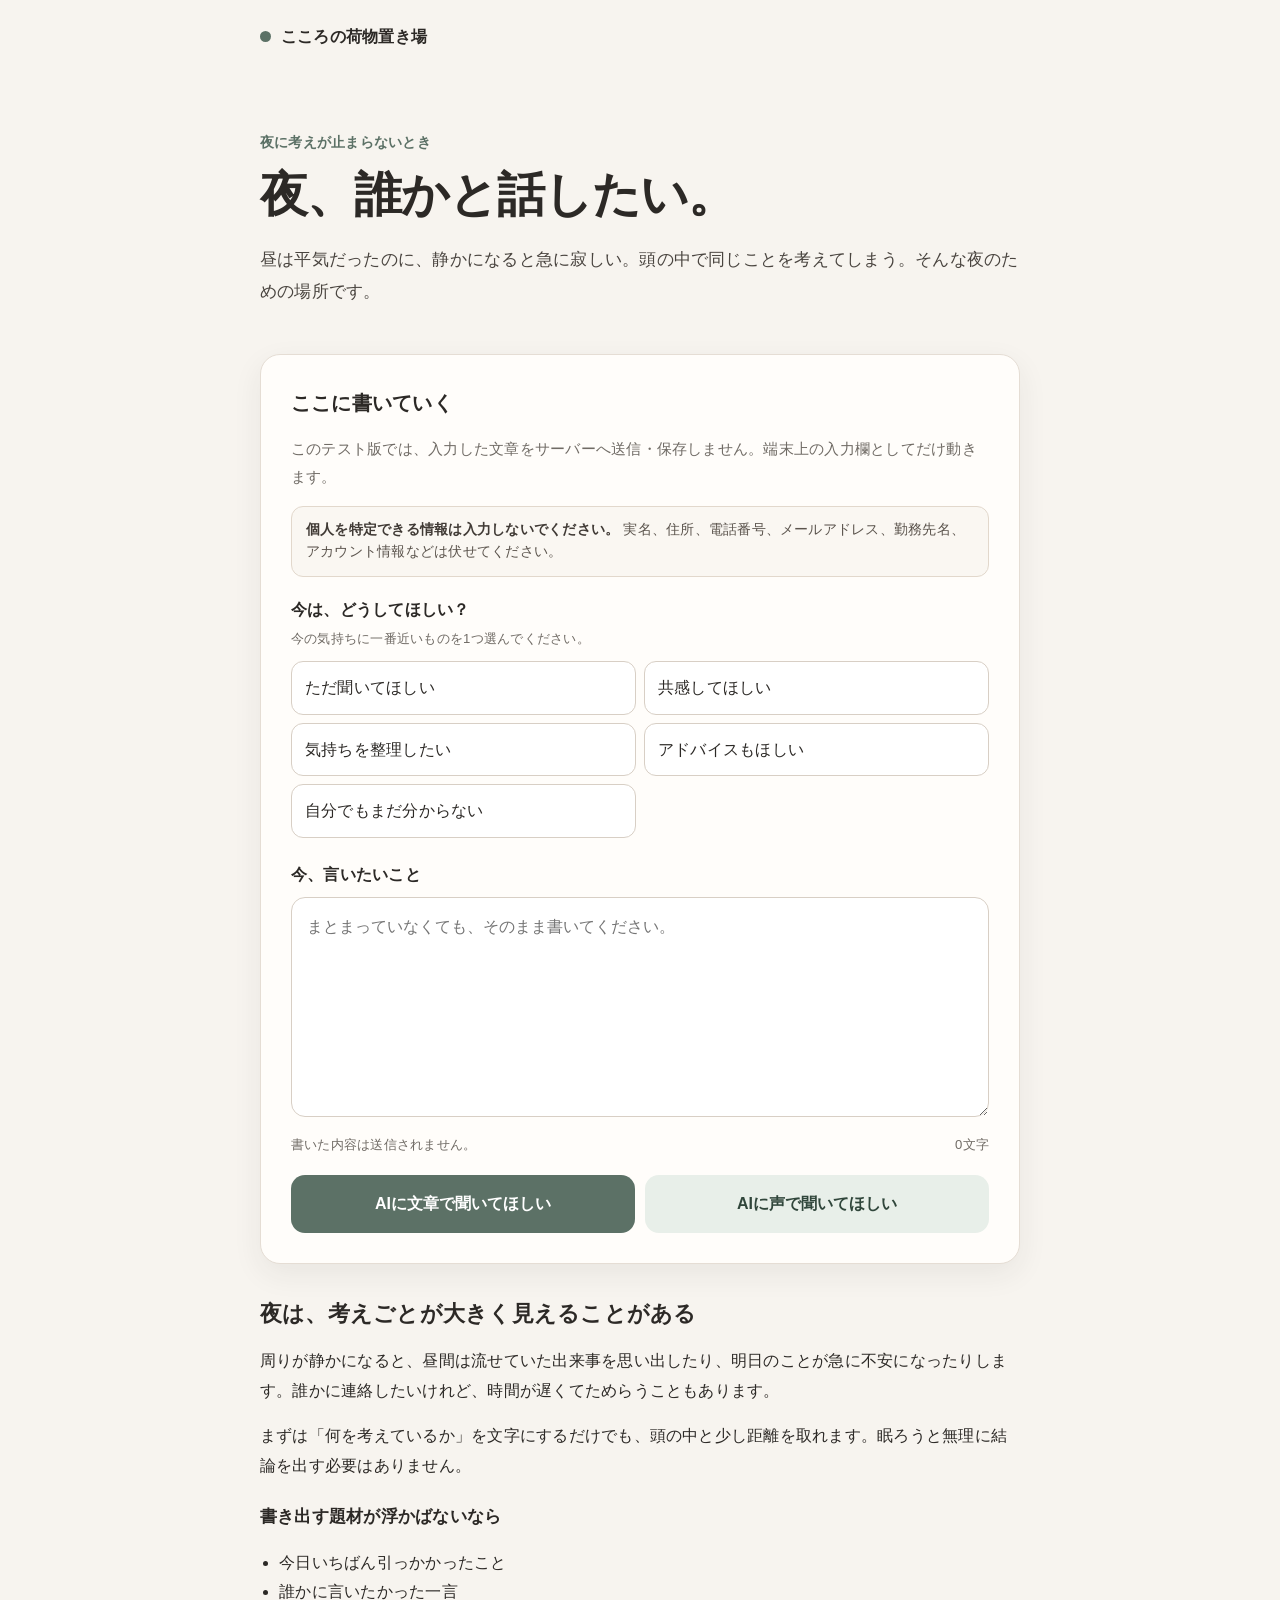
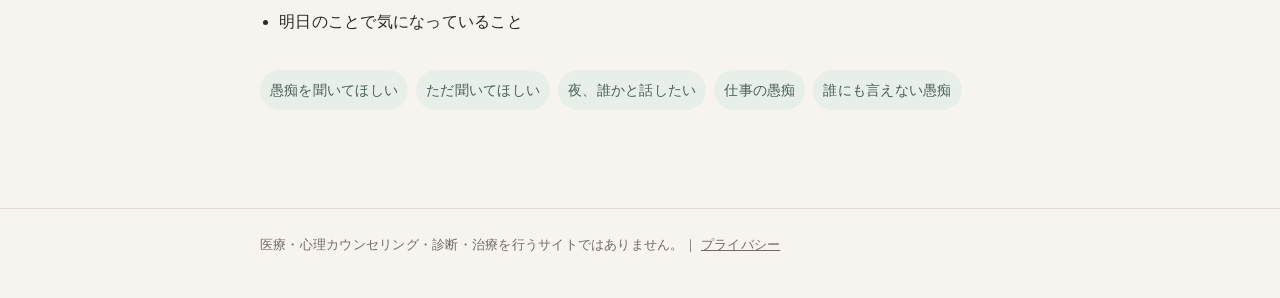
<file: yoru-darekato-hanashitai.html>
<!doctype html><html lang="ja"><head><meta charset="utf-8"><meta name="viewport" content="width=device-width,initial-scale=1"><meta http-equiv="Content-Security-Policy" content="default-src 'self'; script-src 'self' https://www.googletagmanager.com; connect-src 'self' https://www.google-analytics.com https://*.google-analytics.com https://www.googletagmanager.com https://*.googletagmanager.com; img-src 'self' data: https://www.google-analytics.com https://*.google-analytics.com https://www.googletagmanager.com; style-src 'self'; font-src 'self'; object-src 'none'; base-uri 'self'; form-action 'self'; frame-src 'none'; upgrade-insecure-requests"><meta name="referrer" content="strict-origin-when-cross-origin"><title>夜、誰かと話したいとき｜眠る前のモヤモヤを書き出す｜こころの荷物置き場</title><meta name="description" content="夜になると寂しい、考えすぎて誰かと話したくなる。眠る前のモヤモヤを誰にも送らず書き出せるページです。"><link rel="canonical" href="https://chapinegi.github.io/kokoni-oku-test/yoru-darekato-hanashitai.html"><meta name="robots" content="index,follow"><link rel="stylesheet" href="assets/styles.css"></head><body><header class="site-header"><div class="wrap"><a class="brand" href="./"><span class="brand-mark"></span>こころの荷物置き場</a></div></header><main><div class="wrap"><section class="hero"><p class="eyebrow">夜に考えが止まらないとき</p><h1>夜、誰かと話したい。</h1><p class="lead">昼は平気だったのに、静かになると急に寂しい。頭の中で同じことを考えてしまう。そんな夜のための場所です。</p></section><section class="paper write-box"><h2>ここに書いていく</h2><p class="muted">このテスト版では、入力した文章をサーバーへ送信・保存しません。端末上の入力欄としてだけ動きます。</p><p class="privacy-note"><strong>個人を特定できる情報は入力しないでください。</strong> 実名、住所、電話番号、メールアドレス、勤務先名、アカウント情報などは伏せてください。</p><label for="story">今、言いたいこと</label><textarea id="story" data-listen-text autocomplete="off" autocorrect="off" autocapitalize="sentences" spellcheck="false" placeholder="まとまっていなくても、そのまま書いてください。"></textarea><div class="counter"><span class="smallprint">書いた内容は送信されません。</span><span class="smallprint" data-char-count>0文字</span></div><div class="crisis" data-crisis-notice><strong>もし今、自分を傷つける危険があるなら</strong>このページだけで抱えず、緊急時は119番へ。厚生労働省の公的な相談窓口も利用できます。<br><a href="https://www.mhlw.go.jp/stf/seisakunitsuite/bunya/hukushi_kaigo/seikatsuhogo/jisatsu/kokoro_dial.html" rel="noopener noreferrer">厚生労働省の相談窓口を見る</a></div><div class="actions"><button class="button primary" type="button" data-interest="text">AIに文章で聞いてほしい</button><button class="button secondary" type="button" data-interest="voice">AIに声で聞いてほしい</button></div><div class="notice" data-preparing-notice>現在、聞き手機能はテスト準備中です。入力した文章は送信されていません。</div></section><section class="section"><h2>夜は、考えごとが大きく見えることがある</h2><p>周りが静かになると、昼間は流せていた出来事を思い出したり、明日のことが急に不安になったりします。誰かに連絡したいけれど、時間が遅くてためらうこともあります。</p><p>まずは「何を考えているか」を文字にするだけでも、頭の中と少し距離を取れます。眠ろうと無理に結論を出す必要はありません。</p><h3>書き出す題材が浮かばないなら</h3><ul class="list"><li>今日いちばん引っかかったこと</li><li>誰かに言いたかった一言</li><li>明日のことで気になっていること</li></ul></section><nav class="nav-links"><a href="guchi-wo-kiite-hoshii.html">愚痴を聞いてほしい</a><a href="tada-kiite-hoshii.html">ただ聞いてほしい</a><a href="yoru-darekato-hanashitai.html">夜、誰かと話したい</a><a href="shigoto-no-guchi.html">仕事の愚痴</a><a href="darenimo-ienai-guchi.html">誰にも言えない愚痴</a></nav></div></main><footer class="site-footer"><div class="wrap">医療・心理カウンセリング・診断・治療を行うサイトではありません。｜ <a href="privacy.html">プライバシー</a></div></footer><script src="assets/app.js" defer></script></body></html>
</file>
<file: assets/styles.css>
:root{--bg:#f7f4ef;--paper:#fffdfa;--text:#2c2926;--muted:#706b65;--line:#e5ddd4;--accent:#5c7166;--accent2:#e8efe9;--warn:#fff5e8;--warnline:#e5b46b;--shadow:0 10px 30px rgba(47,42,37,.07)}
*{box-sizing:border-box}html{scroll-behavior:smooth}body{margin:0;background:var(--bg);color:var(--text);font-family:-apple-system,BlinkMacSystemFont,"Hiragino Kaku Gothic ProN","Hiragino Sans","Yu Gothic",Meiryo,sans-serif;line-height:1.85;letter-spacing:.015em}.wrap{width:min(760px,calc(100% - 32px));margin:0 auto}.site-header{padding:22px 0 10px}.brand{display:inline-flex;align-items:center;gap:10px;color:var(--text);text-decoration:none;font-weight:700}.brand-mark{width:11px;height:11px;border-radius:50%;background:var(--accent)}main{padding:14px 0 70px}.hero{padding:34px 0 22px}.eyebrow{font-size:.85rem;color:var(--accent);font-weight:700;margin:0 0 8px}.hero h1{font-size:clamp(1.9rem,7vw,3rem);line-height:1.35;letter-spacing:-.02em;margin:0 0 16px}.lead{font-size:1.08rem;color:#49443f;margin:0}.paper{background:var(--paper);border:1px solid var(--line);border-radius:20px;padding:24px;box-shadow:var(--shadow);margin:24px 0}.paper h2{font-size:1.25rem;margin:0 0 10px}.paper p:first-child{margin-top:0}.muted{color:var(--muted);font-size:.92rem}.write-box label{display:block;font-weight:700;margin-bottom:8px}.write-box textarea{width:100%;min-height:220px;resize:vertical;border:1px solid #d8cfc5;border-radius:14px;background:#fff;padding:15px;font:inherit;line-height:1.75;color:var(--text);outline:none}.write-box textarea:focus{border-color:#8aa095;box-shadow:0 0 0 3px rgba(92,113,102,.12)}.counter{display:flex;justify-content:space-between;gap:12px;margin-top:6px}.actions{display:grid;grid-template-columns:1fr;gap:10px;margin-top:18px}.button{appearance:none;border:0;border-radius:14px;padding:14px 16px;font:inherit;font-weight:700;cursor:pointer;text-align:center}.primary{background:var(--accent);color:#fff}.secondary{background:var(--accent2);color:#30463b}.button:disabled{opacity:.5;cursor:not-allowed}.notice{display:none;margin-top:16px;padding:14px 16px;border-radius:12px;background:#f2f1ee;color:#4e4a45}.notice.show{display:block}.crisis{display:none;margin:16px 0;padding:16px;border:1px solid var(--warnline);background:var(--warn);border-radius:14px}.crisis.show{display:block}.crisis strong{display:block;margin-bottom:5px}.crisis a{color:#704d20}.grid{display:grid;grid-template-columns:1fr;gap:12px}.card{display:block;background:var(--paper);border:1px solid var(--line);border-radius:16px;padding:18px;color:var(--text);text-decoration:none}.card:hover{border-color:#bfb1a3}.card strong{display:block;margin-bottom:2px}.card span{color:var(--muted);font-size:.9rem}.section{margin:34px 0}.section h2{font-size:1.35rem;line-height:1.5;margin-bottom:10px}.section h3{font-size:1.05rem;margin:20px 0 4px}.list{padding-left:1.2em}.nav-links{display:flex;flex-wrap:wrap;gap:8px;margin:28px 0}.nav-links a{font-size:.88rem;color:#4a5f54;background:#e8efe9;padding:7px 10px;border-radius:999px;text-decoration:none}.site-footer{border-top:1px solid var(--line);padding:24px 0 40px;color:var(--muted);font-size:.84rem}.site-footer a{color:inherit}.smallprint{font-size:.82rem;color:var(--muted)}.divider{height:1px;background:var(--line);margin:24px 0}
.goal-selector{border:0;padding:0;margin:18px 0 22px;min-width:0}.goal-selector legend{font-weight:700;padding:0;margin:0 0 2px}.goal-help{margin:0 0 10px}.goal-options{display:grid;grid-template-columns:1fr;gap:8px}.goal-option{position:relative;margin:0!important;cursor:pointer}.goal-option input{position:absolute;opacity:0;pointer-events:none}.goal-option span{display:block;border:1px solid #d8cfc5;border-radius:12px;background:#fff;padding:11px 13px;font-weight:500;transition:border-color .15s,background .15s,box-shadow .15s}.goal-option input:checked+span{border-color:var(--accent);background:var(--accent2);box-shadow:0 0 0 2px rgba(92,113,102,.08)}.goal-option input:focus-visible+span{outline:2px solid var(--accent);outline-offset:2px}.goal-selector.needs-choice{padding:12px;border:1px solid var(--warnline);border-radius:14px;background:var(--warn)}.goal-required{display:none;margin-top:10px;font-size:.86rem;font-weight:700;color:#7a5421}.goal-required.show{display:block}.end-panel{display:none}.end-panel.show{display:block}.end-panel h3{font-size:1rem;line-height:1.6;margin:20px 0 10px}.rating-group{display:grid;grid-template-columns:repeat(5,1fr);gap:8px}.rating-button,.choice-button{appearance:none;border:1px solid #d8cfc5;background:#fff;color:var(--text);border-radius:12px;padding:11px 8px;font:inherit;cursor:pointer}.rating-button.selected,.choice-button.selected{border-color:var(--accent);background:var(--accent2);font-weight:700}.rating-caption{display:flex;justify-content:space-between;margin:4px 2px 0}.match-options{display:grid;grid-template-columns:1fr;gap:8px}.consent-box{margin-top:24px;padding:18px;border:1px solid var(--line);border-radius:14px;background:#faf8f4}.consent-box h3{margin-top:0}.consent-box p{font-size:.9rem}.compact-actions{margin-top:12px}
@media(min-width:640px){.paper{padding:30px}.actions{grid-template-columns:1fr 1fr}.grid{grid-template-columns:1fr 1fr}.hero{padding-top:54px}.goal-options{grid-template-columns:1fr 1fr}.match-options{grid-template-columns:repeat(3,1fr)}}

.privacy-note{margin:12px 0 14px;padding:12px 14px;border:1px solid #e2d8cc;border-radius:12px;background:#faf7f2;color:#5b544d;font-size:.86rem;line-height:1.65}.privacy-note strong{color:#403a35}
</file>
